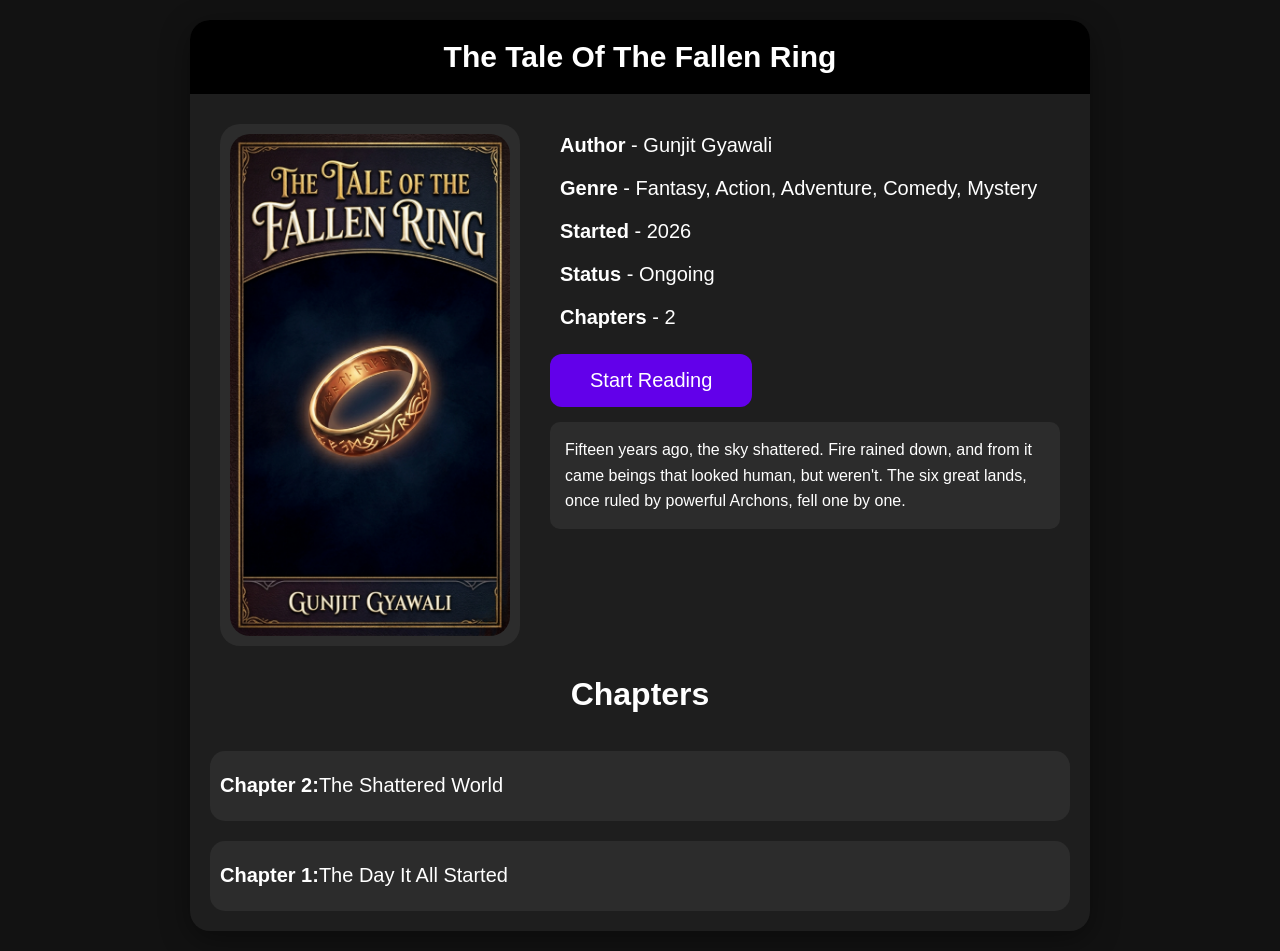
<file: index.html>
<!DOCTYPE html>
<html lang="en">
<head>
    <meta charset="UTF-8">
    <meta name="viewport" content="width=device-width, initial-scale=1.0">
    <title>The Tale Of The Fallen Ring</title>
    <link rel="stylesheet" href="styles.css">
</head>
<body>
    <div class="container">
        <div class="heading">The Tale Of The Fallen Ring</div>
        <div class="content">
            <div class="image">
                <img src="book.png" alt="book">
            </div>
            <div class="book-detail">
                <p><strong>Author</strong> - Gunjit Gyawali</p>
                <p><strong>Genre</strong> -  Fantasy, Action, Adventure, Comedy, Mystery </p>
                <p><strong>Started</strong> - 2026</p>
                <p><strong>Status</strong> - Ongoing</p>
                <p><strong>Chapters</strong> - 2</p>
                <a href="chapter1.html"><button class="start-btn">Start Reading</button></a>
                <div class="summary">
                    Fifteen years ago, the sky shattered. Fire rained down, and from it came beings that looked human, but weren't. The six great lands, once ruled by powerful Archons, fell one by one.
                    <br> 
                </div>
            </div>
        </div>
        <div class="chapters">
            <h1>Chapters</h1>
            <br>
            <a href="chapter2.html"><div class="chapter"><strong>Chapter 2: </strong>The Shattered World</div></a>
            <a href="chapter1.html"><div class="chapter"><strong>Chapter 1: </strong>The Day It All Started</div></a>
        </div>
    </div>
</body>
</html>
</file>
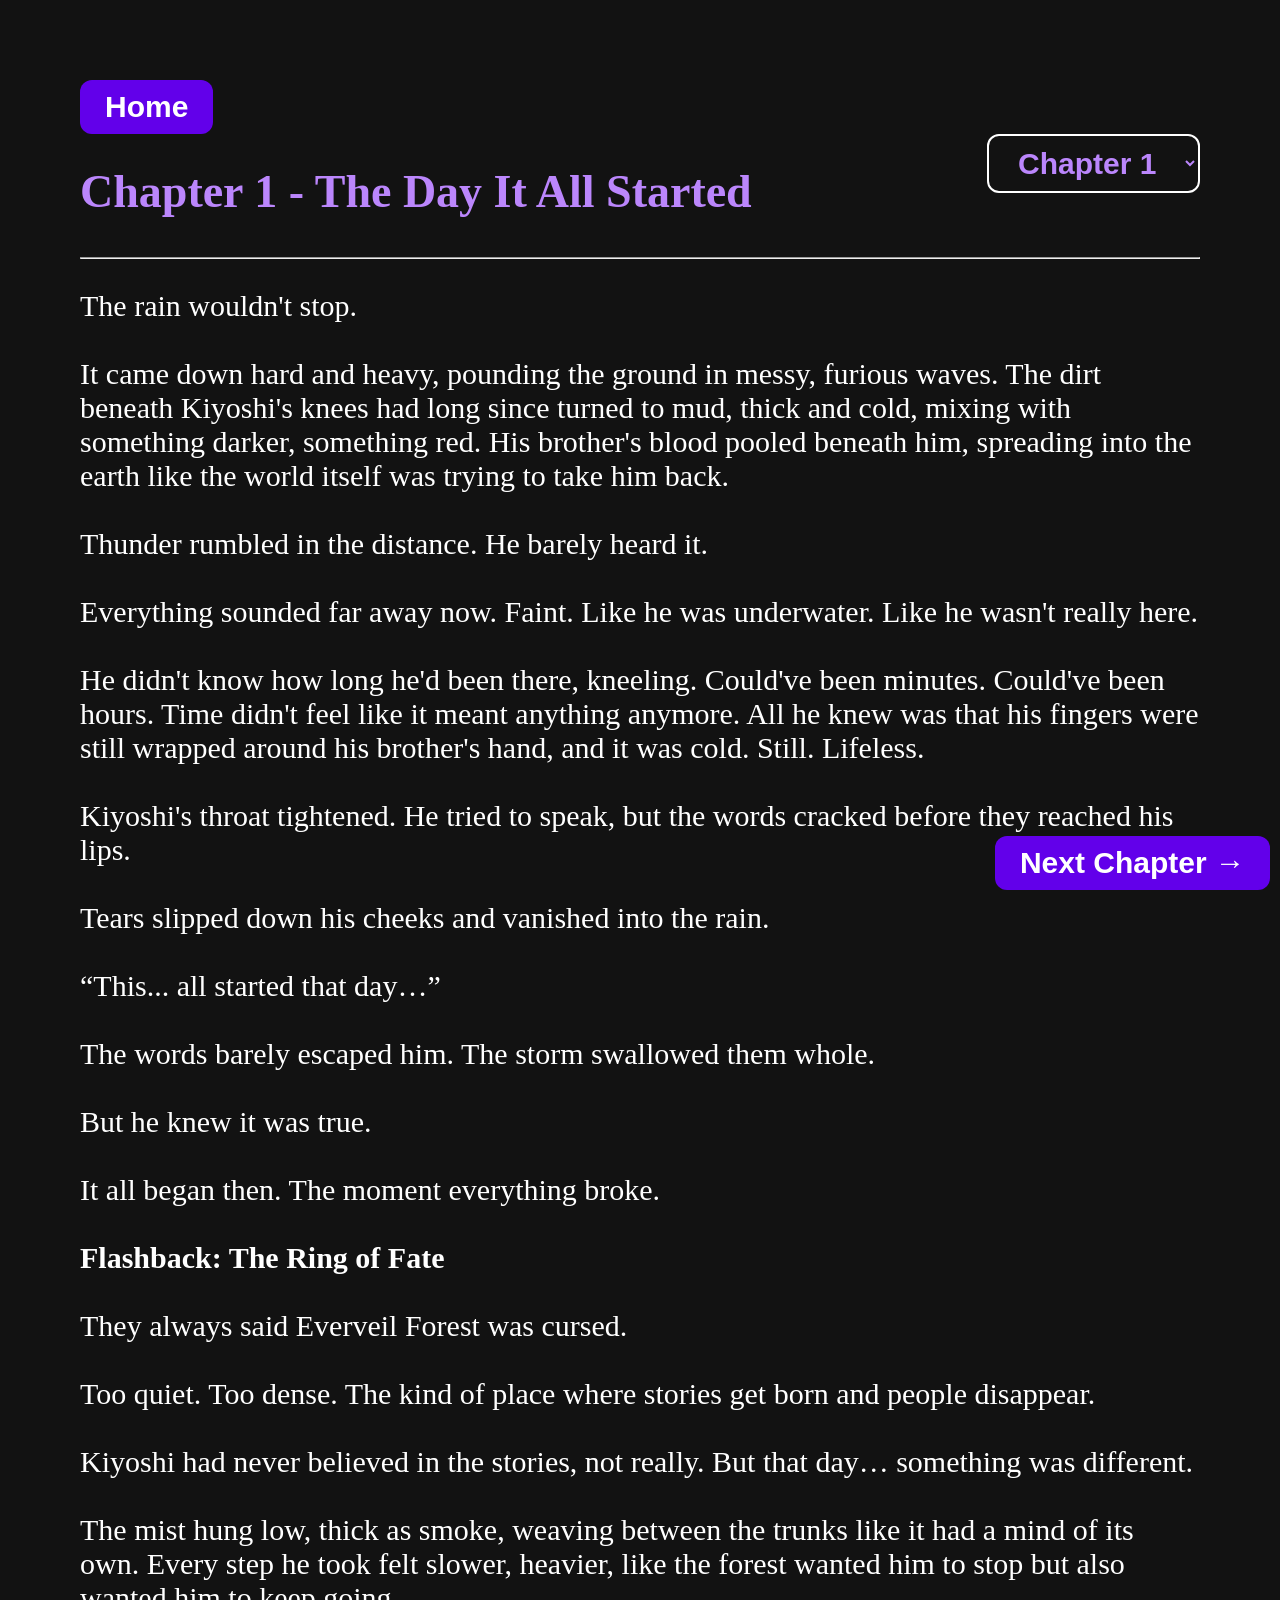
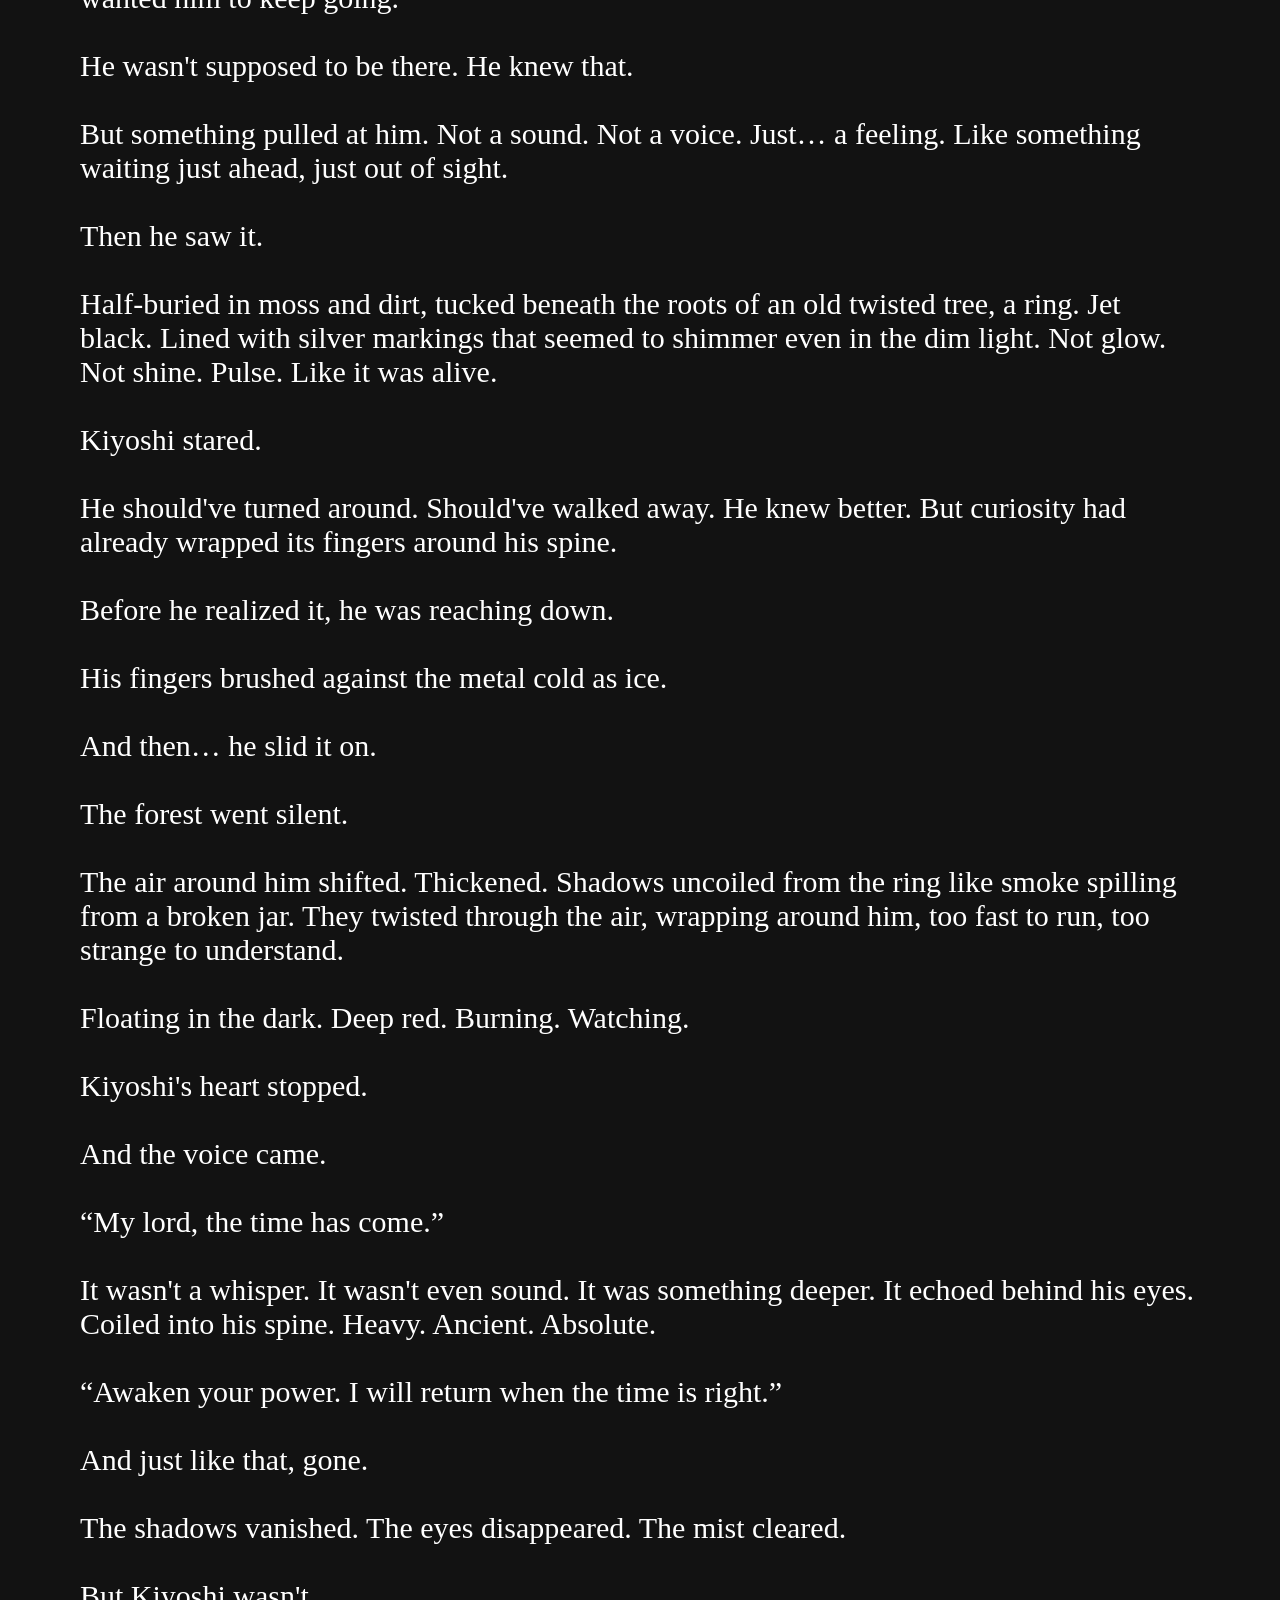
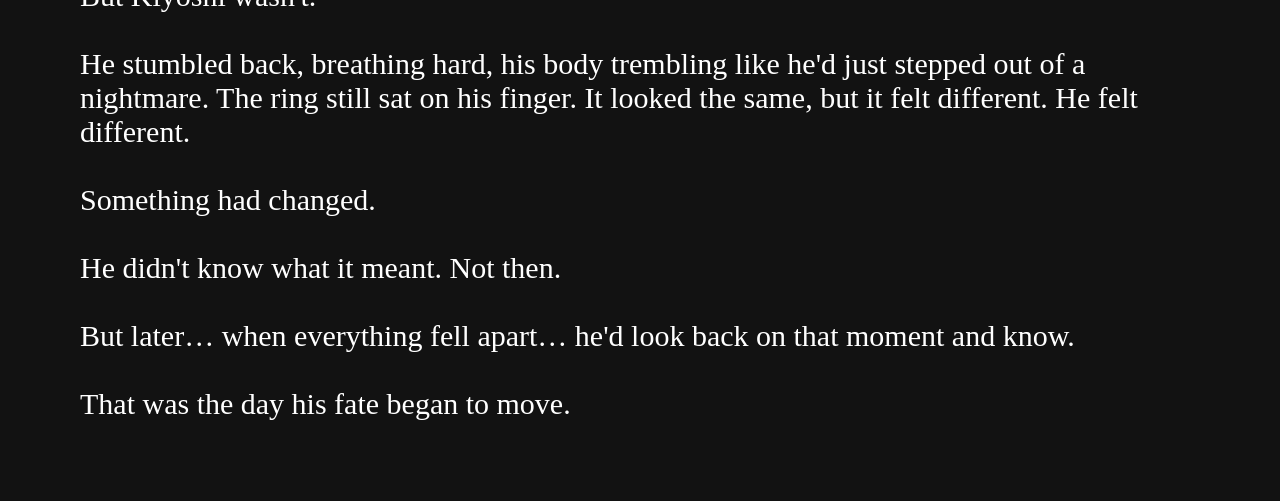
<file: chapter1.html>
<!DOCTYPE html>
<html lang="en">
<head>
    <meta charset="UTF-8">
    <meta name="viewport" content="width=device-width, initial-scale=1.0">
    <title>Chapter 1 - The Day It All Started </title>
    <link rel="stylesheet" href="chapters.css">
</head>
<body>
    <a href="chapter2.html"><button class="next">Next Chapter →</button></a>
    <div class="main">
        <a href="index.html"><button class="home">Home</button></a>
        <div class="heading">
            <h1>Chapter 1 - The Day It All Started</h1>
            <select id="chapterSelect"> 
                <option value="chapter1.html" selected>Chapter 1</option>
                <option value="chapter2.html">Chapter 2</option>
                <option value="chapter3.html">Chapter 3</option>
                <option value="chapter4.html">Chapter 4</option>
            </select>
        </div>
        <hr>
        <p class="noselect">
The rain wouldn't stop.<br><br>
It came down hard and heavy, pounding the ground in messy, furious waves. The dirt beneath Kiyoshi's knees had long since turned to mud, thick and cold, mixing with something darker, something red. His brother's blood pooled beneath him, spreading into the earth like the world itself was trying to take him back.<br><br>
Thunder rumbled in the distance. He barely heard it.<br><br>
Everything sounded far away now. Faint. Like he was underwater. Like he wasn't really here.<br><br>
He didn't know how long he'd been there, kneeling. Could've been minutes. Could've been hours. Time didn't feel like it meant anything anymore. All he knew was that his fingers were still wrapped around his brother's hand, and it was cold. Still. Lifeless.<br><br>
Kiyoshi's throat tightened. He tried to speak, but the words cracked before they reached his lips.<br><br>
Tears slipped down his cheeks and vanished into the rain.<br><br>
“This... all started that day…”<br><br>
The words barely escaped him. The storm swallowed them whole.<br><br>
But he knew it was true.<br><br>
It all began then. The moment everything broke.<br><br>
<strong>Flashback: The Ring of Fate</strong><br><br>
They always said Everveil Forest was cursed.<br><br>
Too quiet. Too dense. The kind of place where stories get born and people disappear.<br><br>
Kiyoshi had never believed in the stories, not really. But that day… something was different.<br><br>
The mist hung low, thick as smoke, weaving between the trunks like it had a mind of its own. Every step he took felt slower, heavier, like the forest wanted him to stop but also wanted him to keep going.<br><br>
He wasn't supposed to be there. He knew that.<br><br>
But something pulled at him. Not a sound. Not a voice. Just… a feeling. Like something waiting just ahead, just out of sight.<br><br>
Then he saw it.<br><br>
Half-buried in moss and dirt, tucked beneath the roots of an old twisted tree, a ring. Jet black. Lined with silver markings that seemed to shimmer even in the dim light. Not glow. Not shine. Pulse. Like it was alive.<br><br>
Kiyoshi stared.<br><br>
He should've turned around. Should've walked away. He knew better. But curiosity had already wrapped its fingers around his spine.<br><br>
Before he realized it, he was reaching down.<br><br>
His fingers brushed against the metal cold as ice.<br><br>
And then… he slid it on.<br><br>
The forest went silent.<br><br>
The air around him shifted. Thickened. Shadows uncoiled from the ring like smoke spilling from a broken jar. They twisted through the air, wrapping around him, too fast to run, too strange to understand.<br><br>
Floating in the dark. Deep red. Burning. Watching.<br><br>
Kiyoshi's heart stopped.<br><br>
And the voice came.<br><br>
“My lord, the time has come.”<br><br>
It wasn't a whisper. It wasn't even sound. It was something deeper. It echoed behind his eyes. Coiled into his spine. Heavy. Ancient. Absolute.<br><br>
“Awaken your power.  I will return when the time is right.”<br><br>
And just like that, gone.<br><br>
The shadows vanished. The eyes disappeared. The mist cleared.<br><br>
But Kiyoshi wasn't.<br><br>
He stumbled back, breathing hard, his body trembling like he'd just stepped out of a nightmare. The ring still sat on his finger. It looked the same, but it felt different. He felt different.<br><br>
Something had changed.<br><br>
He didn't know what it meant. Not then.<br><br>
But later… when everything fell apart… he'd look back on that moment and know.<br><br>
That was the day his fate began to move.
</p>
    </div>
    
    <script src="chapter.js"></script>
</body>
</html>
</file>
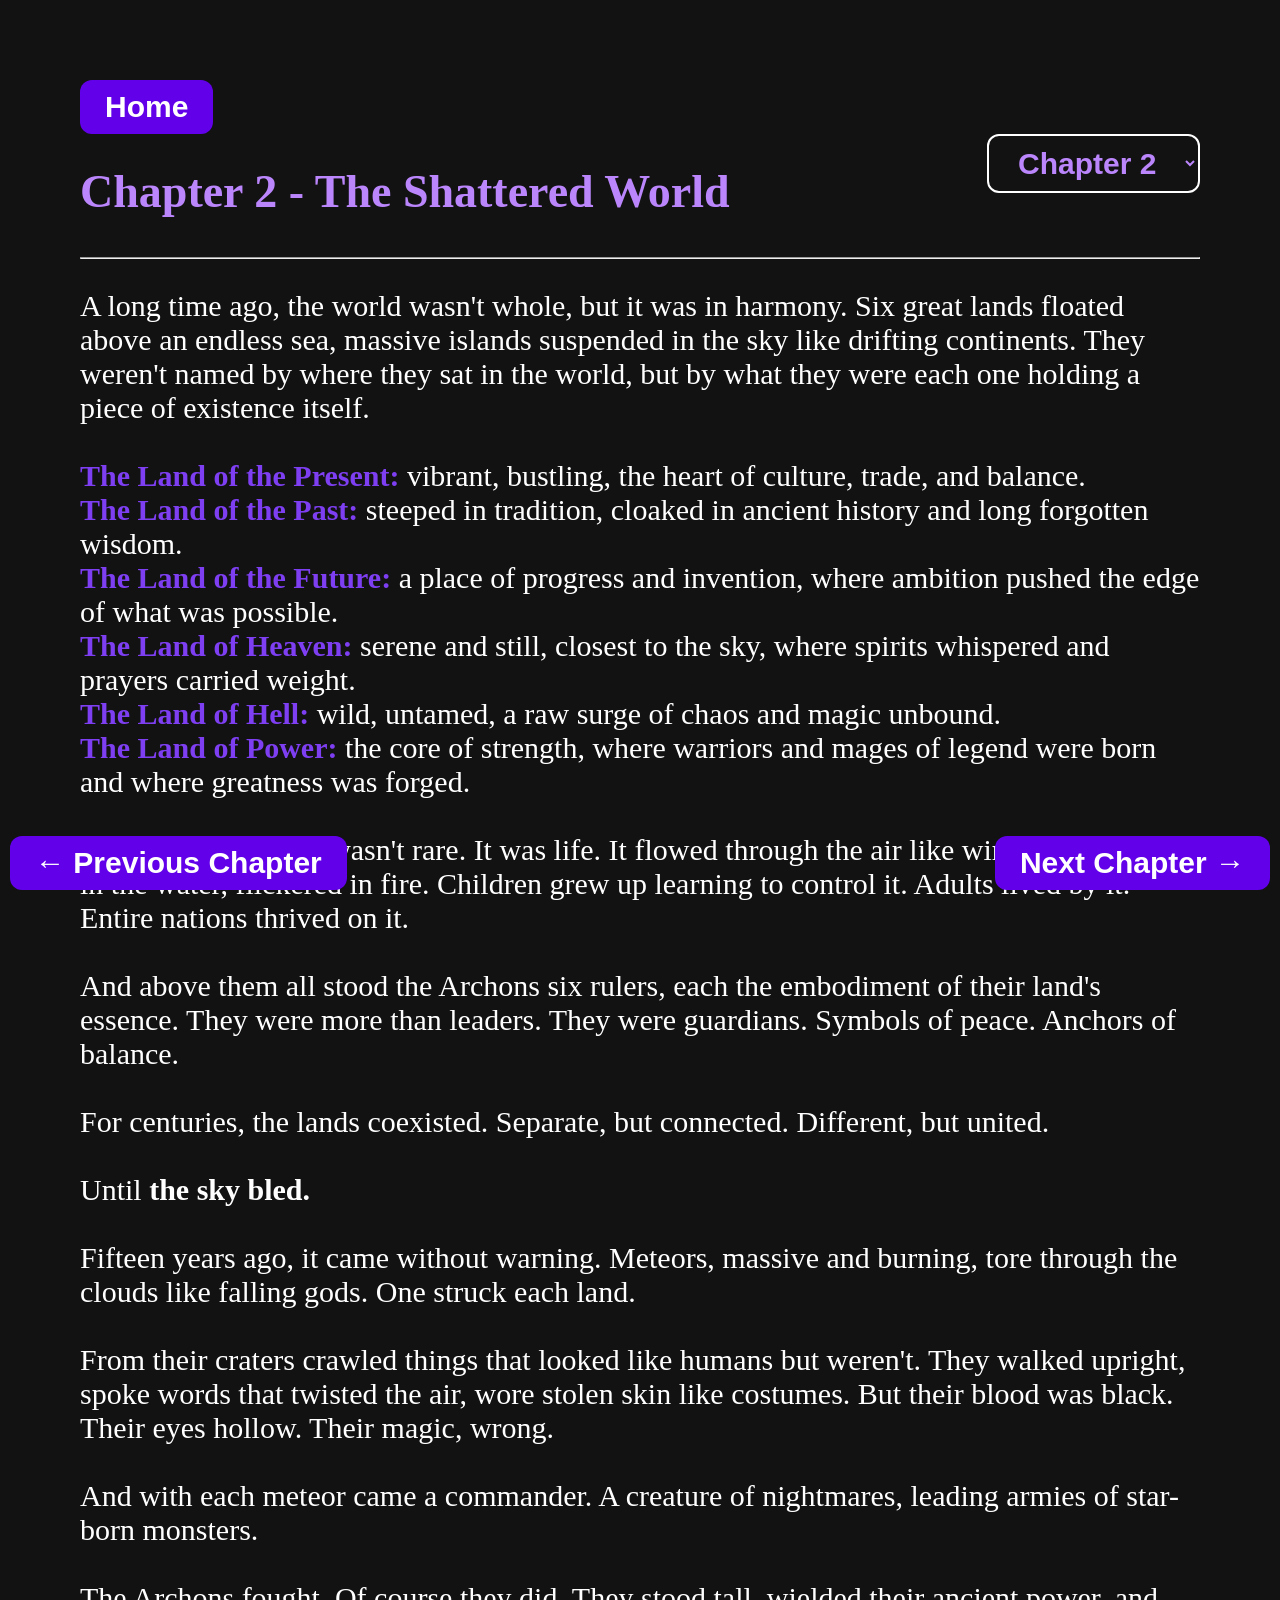
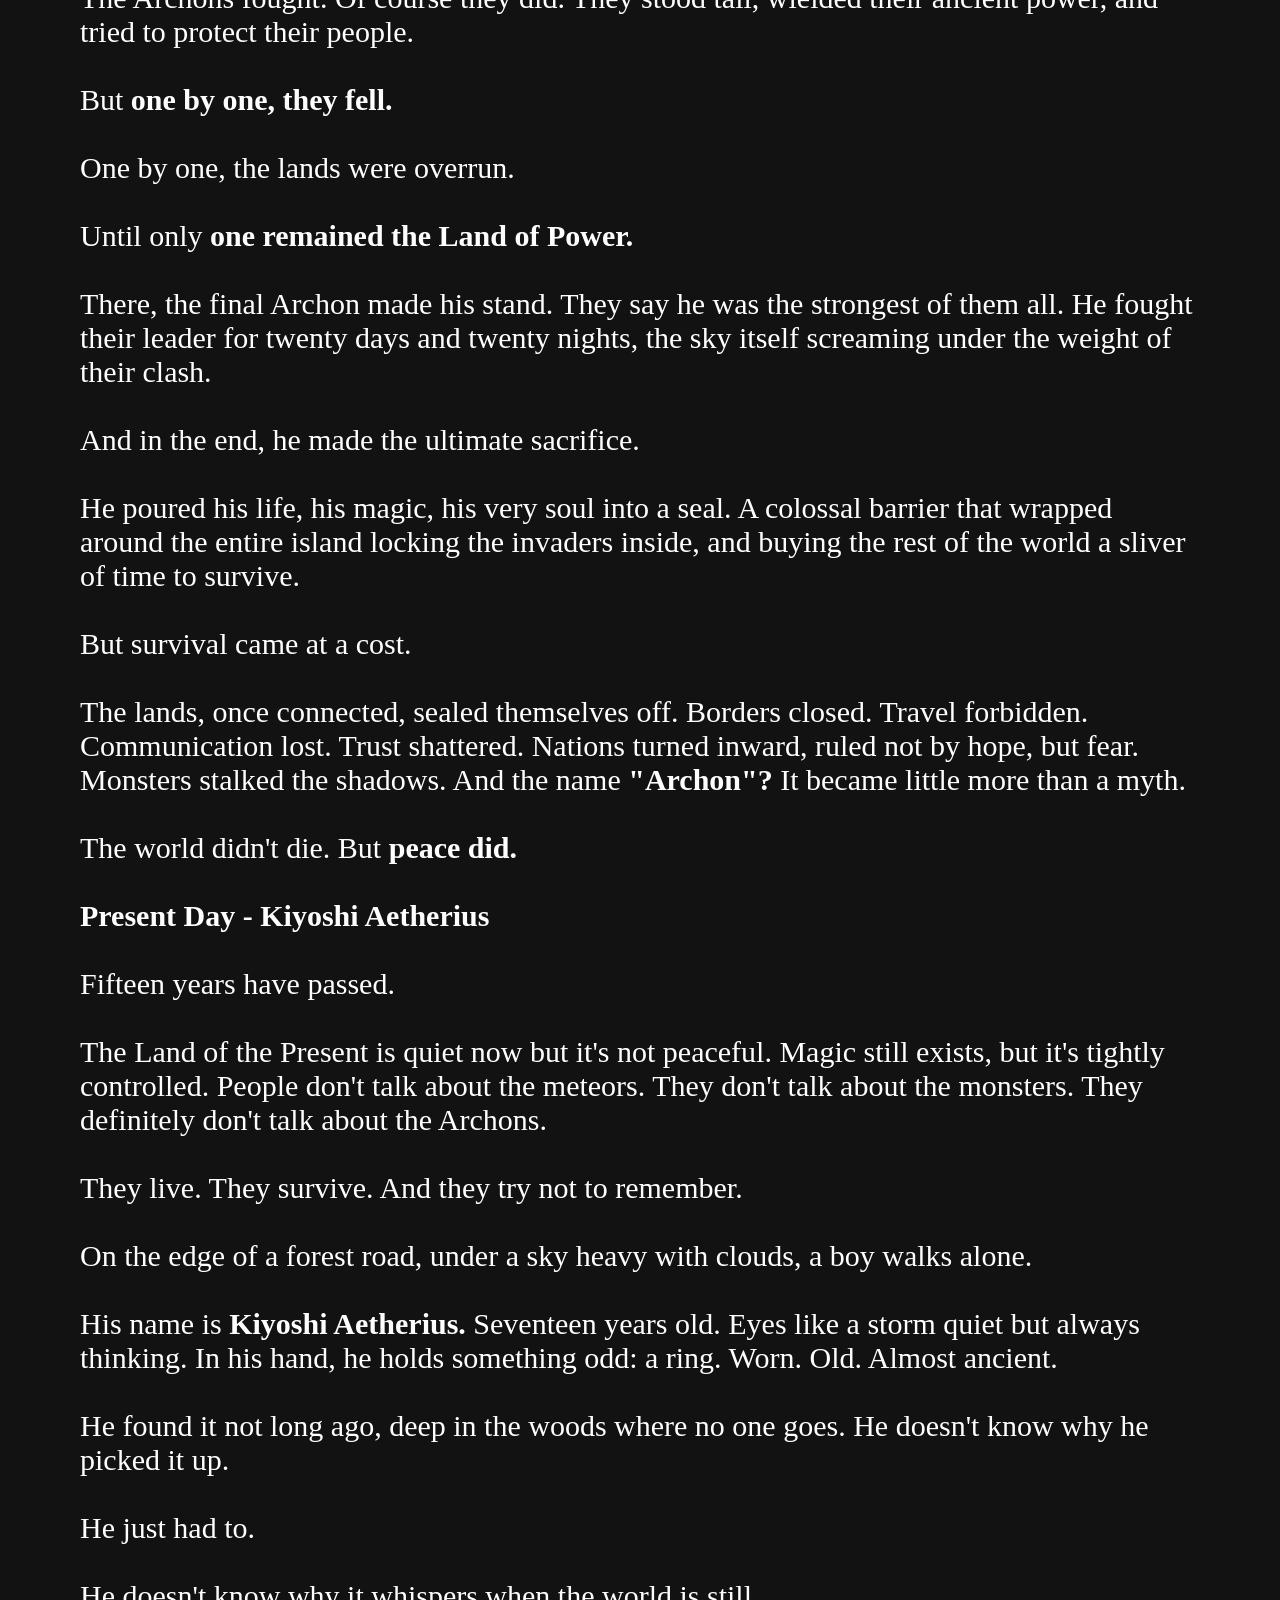
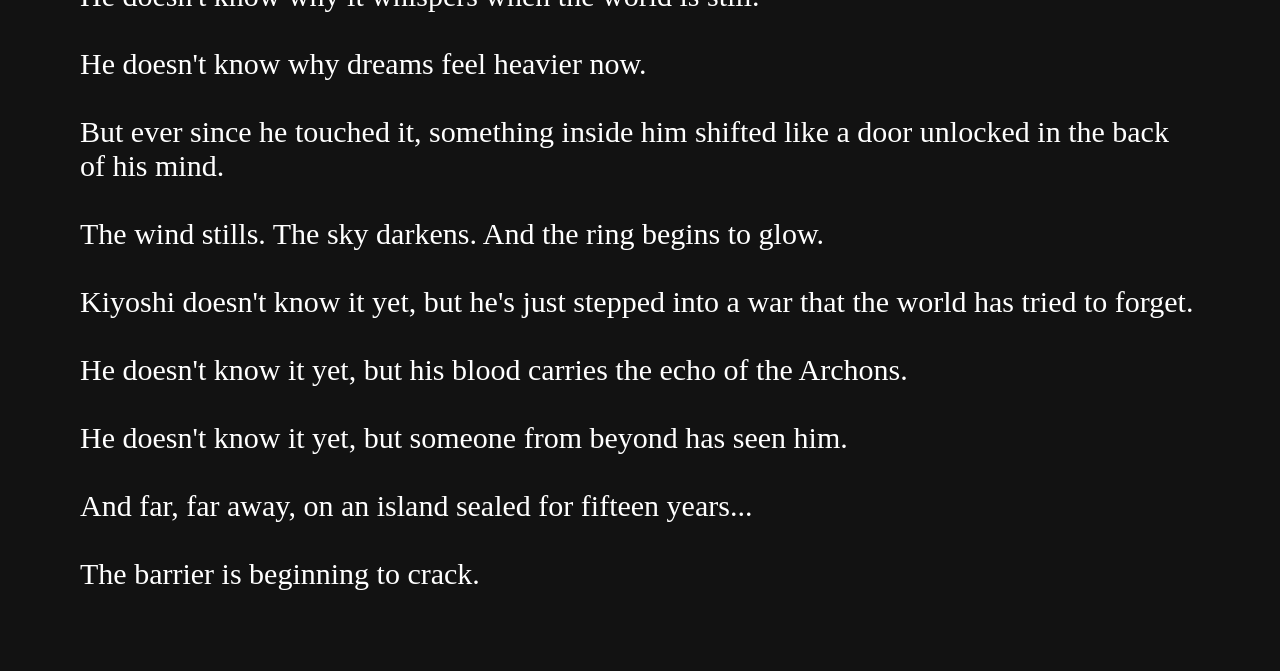
<file: chapter2.html>
<!DOCTYPE html>
<html lang="en">
<head>
    <meta charset="UTF-8">
    <meta name="viewport" content="width=device-width, initial-scale=1.0">
    <title>Chapter 2 - The Shattered World</title>
    <link rel="stylesheet" href="chapters.css">
</head>
<body>
    <a href="chapter1.html"><button class="previous">← Previous Chapter</button></a>
    <a href="commingsoon.html"><button class="next">Next Chapter →</button></a>
    <div class="main">
        <a href="index.html"><button class="home">Home</button></a>
        <div class="heading">
            <h1>Chapter 2 - The Shattered World</h1>
            <select id="chapterSelect">
                <option value="chapter1.html">Chapter 1</option>
                <option value="chapter2.html"selected>Chapter 2</option>
                <option value="commingsoon.html">Chapter 3</option>
                <option value="commingsoon.html">Chapter 4</option>
            </select>
        </div>
        <hr>
        <p style="font-size: 30px;" class="noselect">
A long time ago, the world wasn't whole, but it was in harmony. Six great lands floated above an endless sea, massive islands suspended in the sky like drifting continents. They weren't named by where they sat in the world, but by what they were each one holding a piece of existence itself.<br><br>

<strong style="color: #7e3ff2;">The Land of the Present:</strong> vibrant, bustling, the heart of culture, trade, and balance.<br>
<strong style="color: #7e3ff2;">The Land of the Past:</strong> steeped in tradition, cloaked in ancient history and long forgotten wisdom.<br>
<strong style="color: #7e3ff2;">The Land of the Future:</strong> a place of progress and invention, where ambition pushed the edge of what was possible.<br>
<strong style="color: #7e3ff2;">The Land of Heaven:</strong> serene and still, closest to the sky, where spirits whispered and prayers carried weight.<br>
<strong style="color: #7e3ff2;">The Land of Hell:</strong> wild, untamed, a raw surge of chaos and magic unbound.<br>
<strong style="color: #7e3ff2;">The Land of Power:</strong> the core of strength, where warriors and mages of legend were born and where greatness was forged.<br><br>

In this world, magic wasn't rare. It was life. It flowed through the air like wind, shimmered in the water, flickered in fire. Children grew up learning to control it. Adults lived by it. Entire nations thrived on it.<br><br>

And above them all stood the Archons six rulers, each the embodiment of their land's essence. They were more than leaders. They were guardians. Symbols of peace. Anchors of balance.<br><br>

For centuries, the lands coexisted. Separate, but connected. Different, but united.<br><br>

Until <strong>the sky bled.</strong><br><br>

Fifteen years ago, it came without warning. Meteors, massive and burning, tore through the clouds like falling gods. One struck each land.<br><br>

From their craters crawled things that looked like humans but weren't. They walked upright, spoke words that twisted the air, wore stolen skin like costumes. But their blood was black. Their eyes hollow. Their magic, wrong.<br><br>

And with each meteor came a commander. A creature of nightmares, leading armies of star-born monsters.<br><br>

The Archons fought. Of course they did. They stood tall, wielded their ancient power, and tried to protect their people.<br><br>

But <strong>one by one, they fell.</strong><br><br>

One by one, the lands were overrun.<br><br>

Until only <strong>one remained the Land of Power.</strong><br><br>

There, the final Archon made his stand. They say he was the strongest of them all. He fought their leader for twenty days and twenty nights, the sky itself screaming under the weight of their clash.<br><br>

And in the end, he made the ultimate sacrifice.<br><br>

He poured his life, his magic, his very soul into a seal. A colossal barrier that wrapped around the entire island locking the invaders inside, and buying the rest of the world a sliver of time to survive.<br><br>

But survival came at a cost.<br><br>

The lands, once connected, sealed themselves off. Borders closed. Travel forbidden. Communication lost. Trust shattered. Nations turned inward, ruled not by hope, but fear. Monsters stalked the shadows. And the name <strong>"Archon"?</strong> It became little more than a myth.<br><br>

The world didn't die. But <strong>peace did.</strong><br><br>

<strong>Present Day - Kiyoshi Aetherius</strong><br><br>

Fifteen years have passed.<br><br>

The Land of the Present is quiet now but it's not peaceful. Magic still exists, but it's tightly controlled. People don't talk about the meteors. They don't talk about the monsters. They definitely don't talk about the Archons.<br><br>

They live. They survive. And they try not to remember.<br><br>

On the edge of a forest road, under a sky heavy with clouds, a boy walks alone.<br><br>

His name is <strong>Kiyoshi Aetherius.</strong> Seventeen years old. Eyes like a storm quiet but always thinking. In his hand, he holds something odd: a ring. Worn. Old. Almost ancient.<br><br>

He found it not long ago, deep in the woods where no one goes. He doesn't know why he picked it up.<br><br>

He just had to.<br><br>

He doesn't know why it whispers when the world is still.<br><br>

He doesn't know why dreams feel heavier now.<br><br>

But ever since he touched it, something inside him shifted like a door unlocked in the back of his mind.<br><br>

The wind stills. The sky darkens. And the ring begins to glow.<br><br>

Kiyoshi doesn't know it yet, but he's just stepped into a war that the world has tried to forget.<br><br>

He doesn't know it yet, but his blood carries the echo of the Archons.<br><br>

He doesn't know it yet, but someone from beyond has seen him.<br><br>

And far, far away, on an island sealed for fifteen years...<br><br>

The barrier is beginning to crack.
</p>
    </div>
    
    <script src="chapter.js"></script>
</body>
</html>
</file>
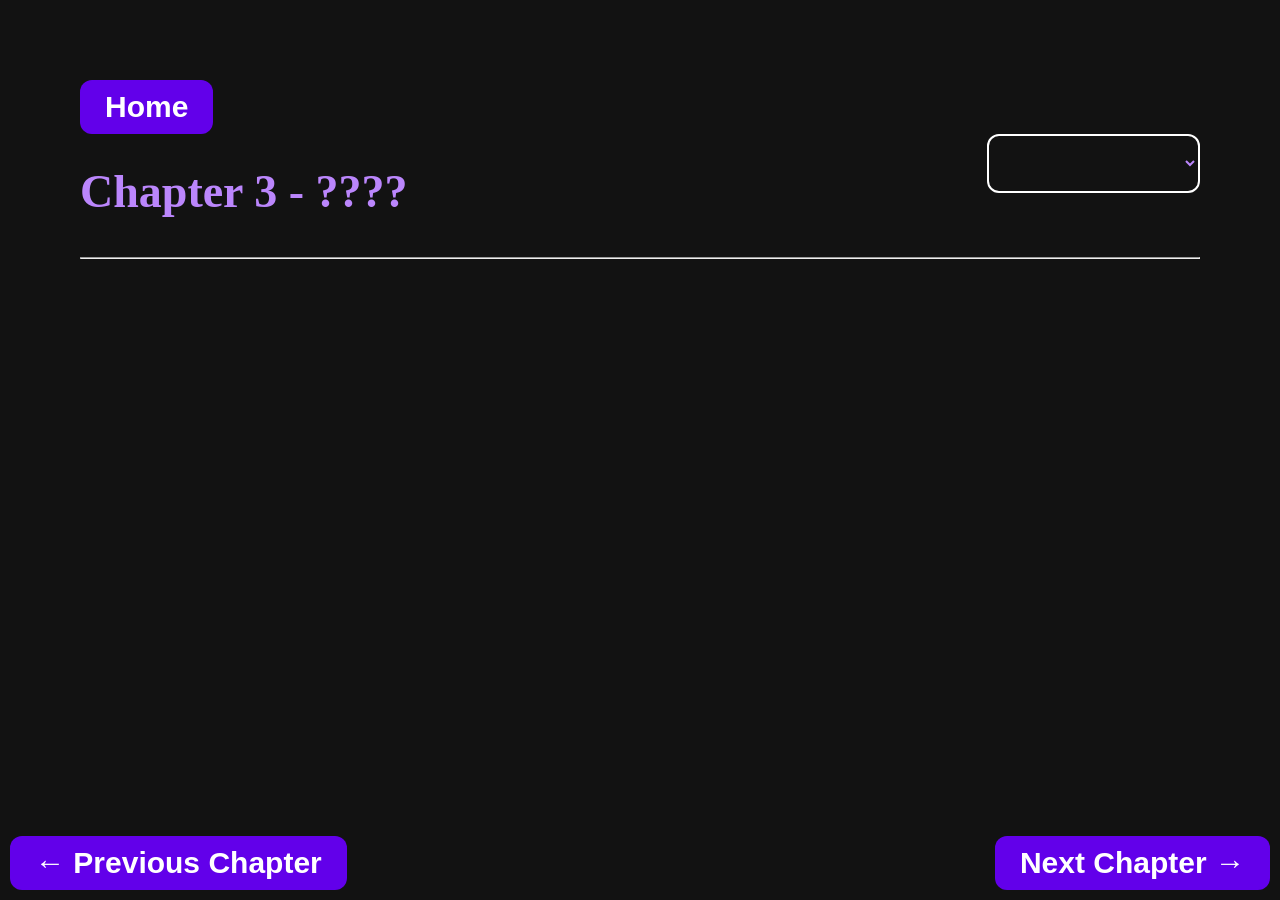
<file: chapter3.html>
<!DOCTYPE html>
<html lang="en">
<head>
    <meta charset="UTF-8">
    <meta name="viewport" content="width=device-width, initial-scale=1.0">
    <title>Chapter 3 - ????</title>
    <link rel="stylesheet" href="chapters.css">
</head>
<body>
    <a href="chapter2.html"><button class="previous">← Previous Chapter</button></a>
    <a href="commingsoon.html"><button class="next">Next Chapter →</button></a>
    <div class="main">
        <a href="index.html"><button class="home">Home</button></a>
        <div class="heading">
            <h1>Chapter 3 - ????</h1>
            <select id="chapterSelect"> 
                <option value="chapter1.html">Chapter 1</option>
                <option value="chapter2.html">Chapter 2</option>
                <option value="commingsoon.html" selected>Chapter 3</option>
                <option value="commingsoon.html">Chapter 4</option>
            </select>
        </div>
        <hr>
        <p style="font-size: 30px;" class="noselect">
        
        </p>
    </div> 
    
    <script src="chapter.js"></script>
</body>
</html>
</file>
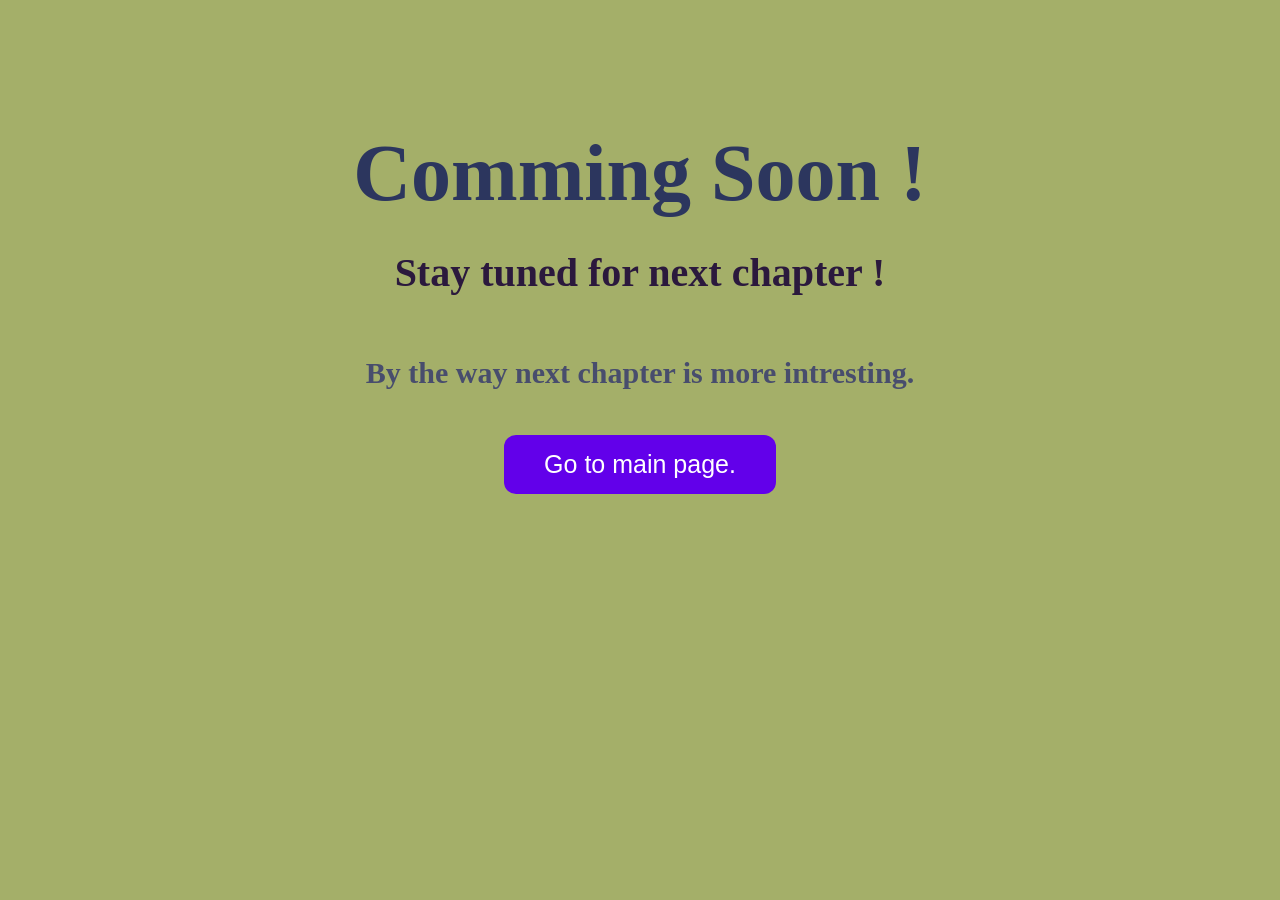
<file: commingsoon.html>
<!DOCTYPE html>
<html lang="en">
<head>
    <meta charset="UTF-8">
    <meta name="viewport" content="width=device-width, initial-scale=1.0">
    <title>Comming Soon !</title>
    <style>

        * {
            margin: 0;
            padding: 0;
            border: border-box;
        }

        body {
            background-color: #A4AF69;
            display: flex;
            flex-direction: column;
            justify-content: center;
            align-items: center;
        }

        h1 {
            font-size: 80px;
            color: #2C365E;
            margin-top: 10%;
        }

        h3 {
            font-size: 40px;
            color: #2B193D;
            margin: 30px;
        }

        h4 {
            font-size: 30px;
            color: #484D6D;
            margin: 30px;
        }

        button {
            margin: 15px 0;
            padding: 15px 40px;
            font-size: 25px;
            background: #6200ea;
            color: white;
            border-radius: 12px;
            border: none;
            cursor: pointer;
            transition: all 0.3s ease;
        }

        button:hover {
            background: #260d55;
            transform: scale(1.05);
        }

    </style>
</head>
<body>
    <h1>Comming Soon !</h1>
    <h3>Stay tuned for next chapter !</h3>
    <h4>By the way next chapter is more intresting.</h4>
    <a href="index.html"><button>Go to main page.</button></a>
</body>
</html>
</file>
<file: styles.css>
* {
    margin: 0;
    padding: 0;
    border: border-box;
    font-family: Arial, Helvetica, sans-serif;
}

body {
    background-color: #121212;
    color: #ffffff;
    display: flex;
    justify-content: center;
    align-items: center;
    padding: 20px;
}

.container {
    background-color: #1e1e1e;
    width: 100%;
    max-width: 900px;
    border-radius: 20px;
    box-shadow: 0 8px 30px rgba(0, 0, 0, 0.4);
    overflow: hidden;
}

.heading {
    background-color: #000;
    color: white;
    text-align: center;
    padding: 20px;
    font-size: 30px;
    font-weight: 600;
}

.content {
    display: flex;
    flex-direction: row;
    gap: 30px;
    padding: 30px;
}

.image {
    background: #2c2c2c;
    width: 100%;
    max-width: 280px;
    border-radius: 20px;
    display: flex;
    justify-content: center;
    align-items: center;
    padding: 10px;
}

.image img {
    width: 100%;
    max-width: 280px;
    border-radius: 20px;
}

.book-detail {
    display: flex;
    flex-direction: column;
}

p {
  margin: 10px;
  font-size: 20px;
}

.start-btn {
    align-self: start; 
    margin: 15px 0;
    padding: 15px 40px;
    font-size: 20px;
    background: #6200ea;
    color: white;
    border-radius: 12px;
    border: none;
    cursor: pointer;
    transition: all 0.3s ease;
}

.start-btn:hover {
    background: #7e3ff2;
    transform: scale(1.05);
}

.summary {
    background: #2c2c2c;
    padding: 15px;
    border-radius: 10px;
    line-height: 1.6;
}

h1 {
    text-align: center;
}
a {
    text-decoration: none;
    color: #ffffff;
}

.chapter {
    font-size: 20px;
    height: 50px;
    background-color: #2c2c2c;
    margin: 20px;
    padding: 10px;
    border-radius: 15px;
    display: flex;
    justify-content: left;
    align-items: center;
}

.chapter:hover {
    background-color: #383838;
}
</file>
<file: chapters.css>
body {
    background-color: #121212;
    color: #ffffff;
    margin: 80px;
}

button {
    align-self: start;
    padding: 10px 25px;
    font-size: 30px;
    font-weight: 550;
    background: #6200ea;
    color: white;
    border-radius: 12px;
    border: none;
    cursor: pointer; 
    transition: all 0.3s ease;
}

button:hover {
    background: #7e3ff2;
    transform: scale(1.05);
}

.next {
    position: fixed;
    bottom: 10px;
    right: 10px;
}

.previous {
    position: fixed;
    bottom: 10px;
    left: 10px;
}

.heading {
    display: flex;
    justify-content: space-between;
    align-items: center;
    color: #bb86fc;
    font-size: 23px;
}

select {
    align-self: start;
    padding: 10px 25px;
    font-size: 30px;
    font-weight: 550;
    background: #121212;
    color: #bb86fc;
    border-radius: 12px;
    border: 2px solid white;
    cursor: pointer;
    transition: all 0.3s ease;
}

p {
    font-size: 30px;
    margin-bottom: 20px;
}

.noselect {
    user-select: none;
    -webkit-user-select: none;
    -moz-user-select: none;
    -ms-user-select: none;
}
</file>
